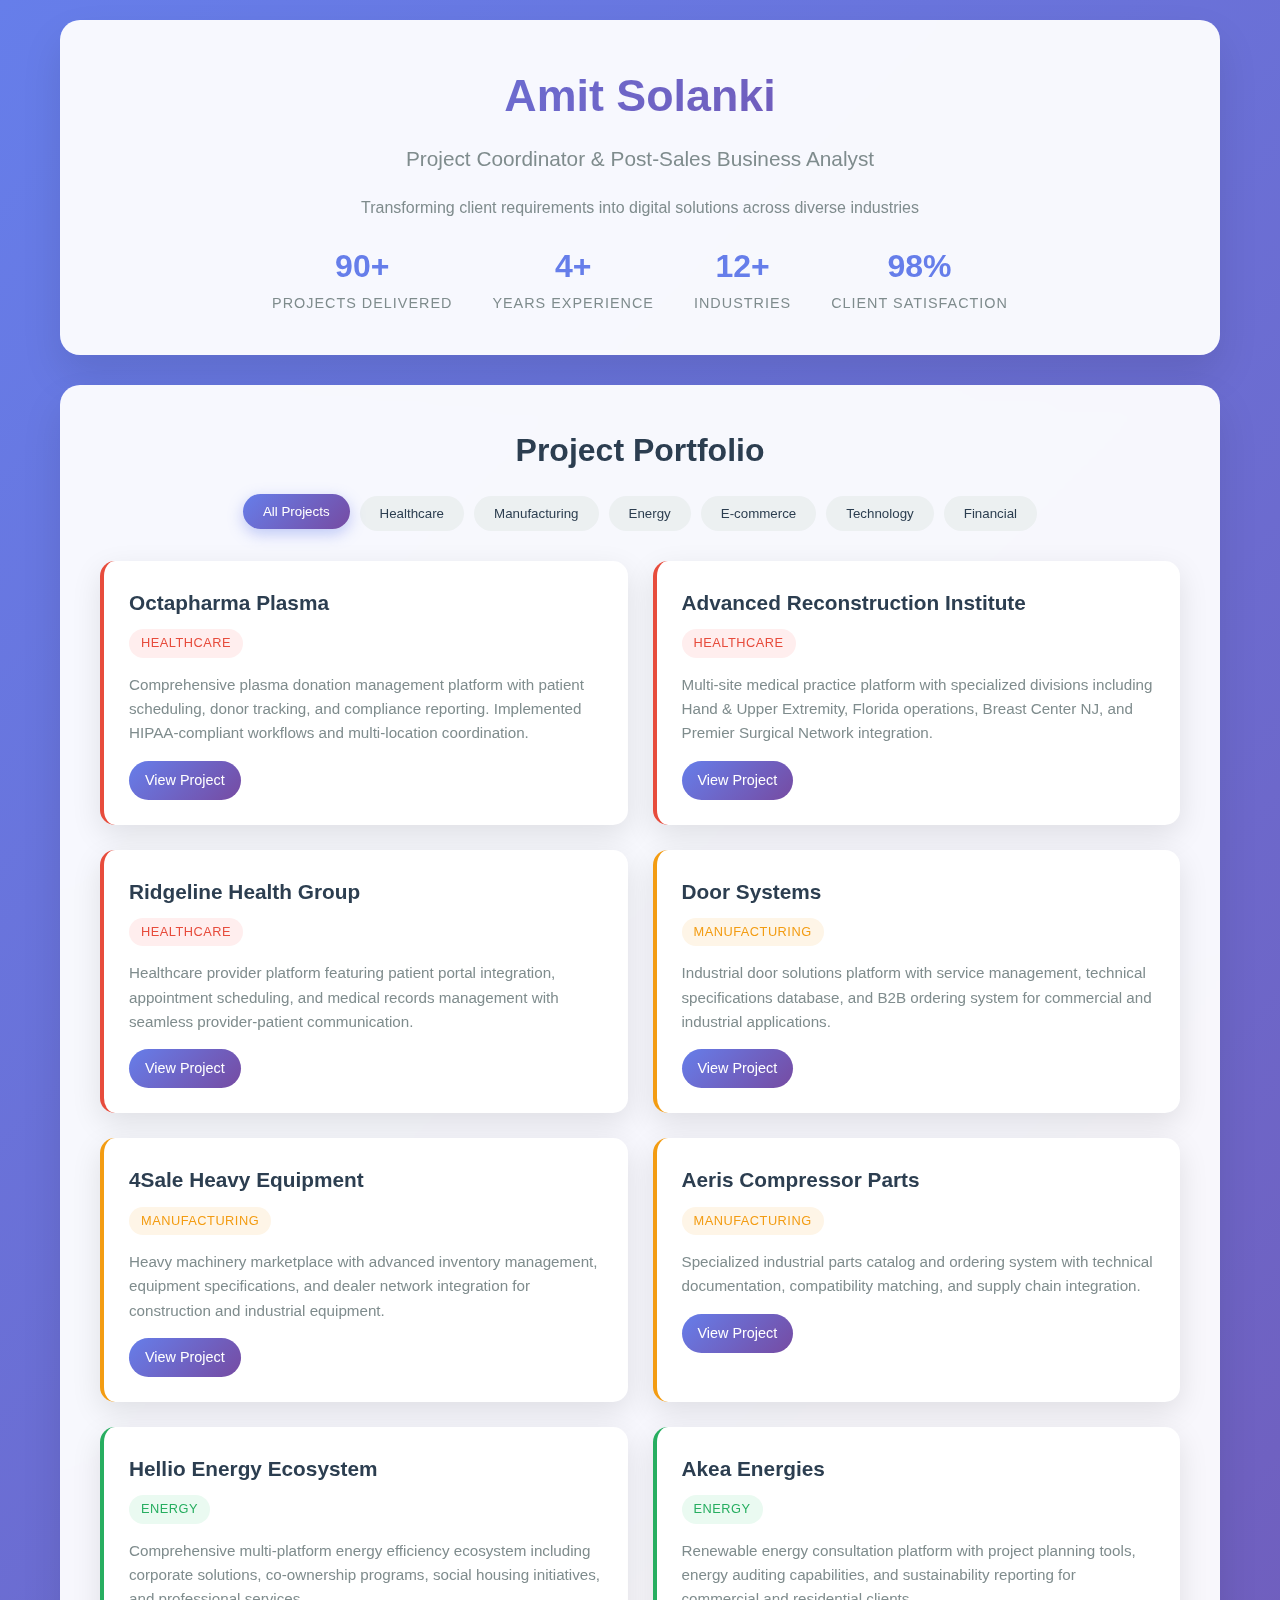
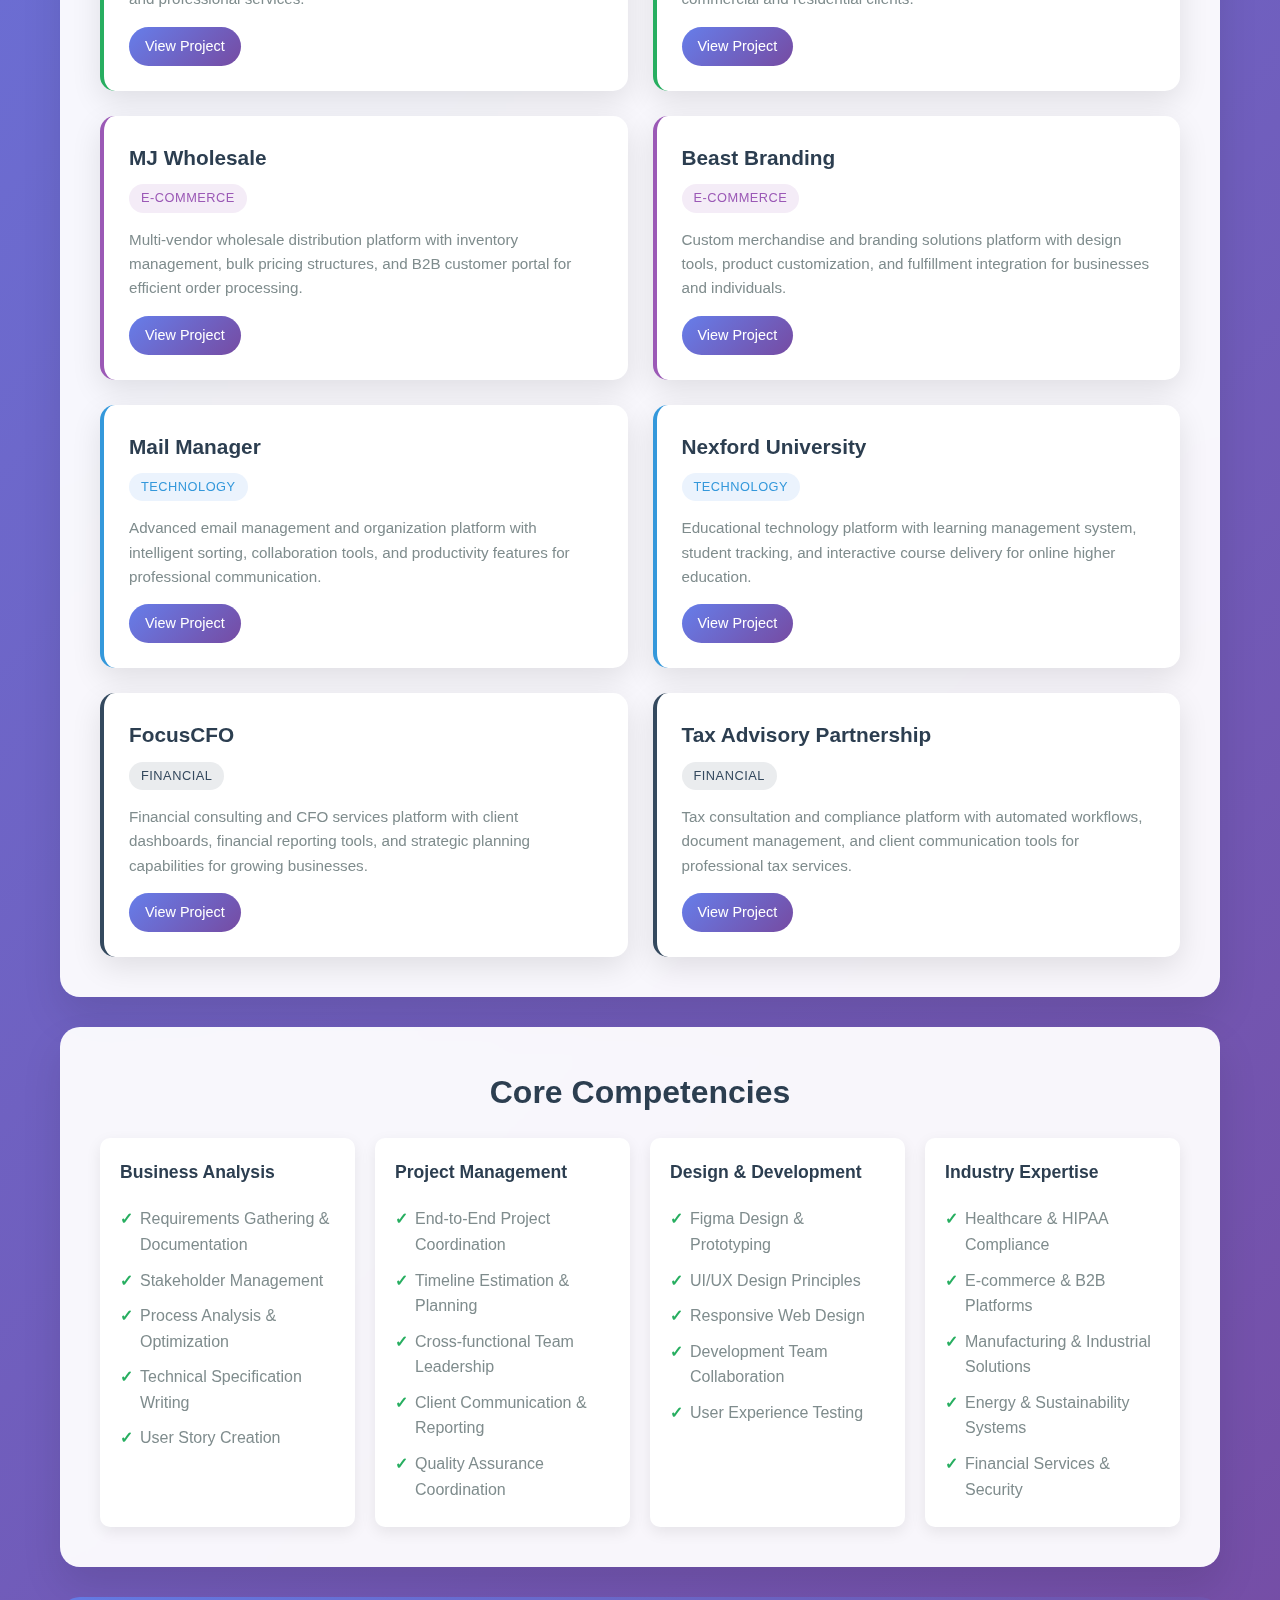
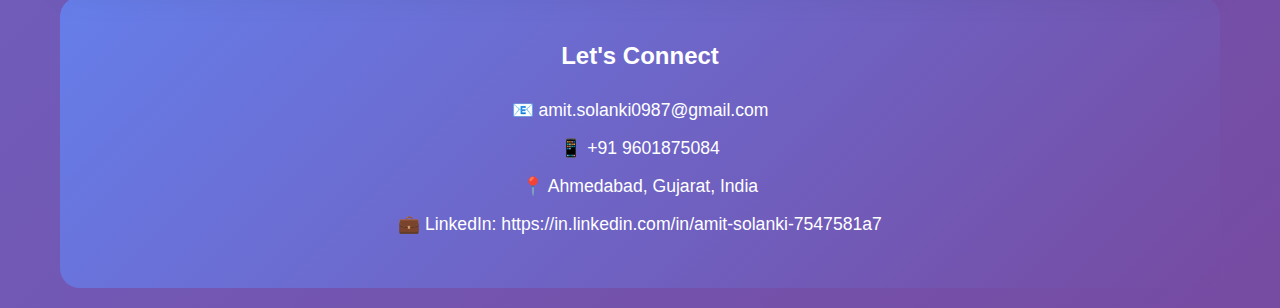
<file: backup-index.html>
<!DOCTYPE html>
<html lang="en">
<head>
    <meta charset="UTF-8">
    <meta name="viewport" content="width=device-width, initial-scale=1.0">
    <title>Amit Solanki - Project Coordinator & Business Analyst</title>
    <style>
        * {
            margin: 0;
            padding: 0;
            box-sizing: border-box;
        }

        body {
            font-family: 'Segoe UI', Tahoma, Geneva, Verdana, sans-serif;
            line-height: 1.6;
            color: #333;
            background: linear-gradient(135deg, #667eea 0%, #764ba2 100%);
            min-height: 100vh;
        }

        .container {
            max-width: 1200px;
            margin: 0 auto;
            padding: 20px;
        }

        .header {
            background: rgba(255, 255, 255, 0.95);
            backdrop-filter: blur(10px);
            border-radius: 20px;
            padding: 40px;
            margin-bottom: 30px;
            box-shadow: 0 20px 40px rgba(0, 0, 0, 0.1);
            text-align: center;
        }

        .header h1 {
            font-size: 2.8rem;
            color: #2c3e50;
            margin-bottom: 10px;
            background: linear-gradient(135deg, #667eea, #764ba2);
            -webkit-background-clip: text;
            -webkit-text-fill-color: transparent;
            background-clip: text;
        }

        .header .subtitle {
            font-size: 1.3rem;
            color: #7f8c8d;
            margin-bottom: 20px;
        }

        .header .stats {
            display: flex;
            justify-content: center;
            gap: 40px;
            margin-top: 20px;
            flex-wrap: wrap;
        }

        .stat-item {
            text-align: center;
        }

        .stat-number {
            font-size: 2rem;
            font-weight: bold;
            color: #667eea;
        }

        .stat-label {
            font-size: 0.9rem;
            color: #7f8c8d;
            text-transform: uppercase;
            letter-spacing: 1px;
        }

        .section {
            background: rgba(255, 255, 255, 0.95);
            backdrop-filter: blur(10px);
            border-radius: 20px;
            padding: 40px;
            margin-bottom: 30px;
            box-shadow: 0 20px 40px rgba(0, 0, 0, 0.1);
        }

        .section h2 {
            font-size: 2rem;
            color: #2c3e50;
            margin-bottom: 20px;
            text-align: center;
        }

        .filter-buttons {
            display: flex;
            justify-content: center;
            gap: 10px;
            margin-bottom: 30px;
            flex-wrap: wrap;
        }

        .filter-btn {
            padding: 10px 20px;
            border: none;
            border-radius: 25px;
            background: #ecf0f1;
            color: #2c3e50;
            cursor: pointer;
            transition: all 0.3s ease;
            font-weight: 500;
        }

        .filter-btn:hover,
        .filter-btn.active {
            background: linear-gradient(135deg, #667eea, #764ba2);
            color: white;
            transform: translateY(-2px);
            box-shadow: 0 5px 15px rgba(102, 126, 234, 0.4);
        }

        .projects-grid {
            display: grid;
            grid-template-columns: repeat(auto-fit, minmax(350px, 1fr));
            gap: 25px;
        }

        .project-card {
            background: white;
            border-radius: 15px;
            padding: 25px;
            box-shadow: 0 10px 30px rgba(0, 0, 0, 0.1);
            transition: all 0.3s ease;
            border-left: 4px solid transparent;
        }

        .project-card:hover {
            transform: translateY(-5px);
            box-shadow: 0 20px 40px rgba(0, 0, 0, 0.15);
        }

        .project-card.healthcare {
            border-left-color: #e74c3c;
        }

        .project-card.manufacturing {
            border-left-color: #f39c12;
        }

        .project-card.energy {
            border-left-color: #27ae60;
        }

        .project-card.ecommerce {
            border-left-color: #9b59b6;
        }

        .project-card.technology {
            border-left-color: #3498db;
        }

        .project-card.financial {
            border-left-color: #34495e;
        }

        .project-title {
            font-size: 1.3rem;
            font-weight: bold;
            color: #2c3e50;
            margin-bottom: 10px;
        }

        .project-category {
            display: inline-block;
            padding: 4px 12px;
            border-radius: 20px;
            font-size: 0.8rem;
            font-weight: 500;
            margin-bottom: 15px;
            text-transform: uppercase;
            letter-spacing: 0.5px;
        }

        .healthcare-tag { background: #fee; color: #e74c3c; }
        .manufacturing-tag { background: #fef5e7; color: #f39c12; }
        .energy-tag { background: #eafaf1; color: #27ae60; }
        .ecommerce-tag { background: #f4ecf7; color: #9b59b6; }
        .technology-tag { background: #ebf3fd; color: #3498db; }
        .financial-tag { background: #eaecee; color: #34495e; }

        .project-description {
            color: #7f8c8d;
            font-size: 0.95rem;
            line-height: 1.6;
            margin-bottom: 15px;
        }

        .project-link {
            display: inline-block;
            padding: 8px 16px;
            background: linear-gradient(135deg, #667eea, #764ba2);
            color: white;
            text-decoration: none;
            border-radius: 20px;
            font-size: 0.9rem;
            transition: all 0.3s ease;
        }

        .project-link:hover {
            transform: translateY(-2px);
            box-shadow: 0 5px 15px rgba(102, 126, 234, 0.4);
        }

        .skills-section {
            display: grid;
            grid-template-columns: repeat(auto-fit, minmax(250px, 1fr));
            gap: 20px;
            margin-top: 20px;
        }

        .skill-category {
            background: white;
            padding: 20px;
            border-radius: 10px;
            box-shadow: 0 5px 15px rgba(0, 0, 0, 0.08);
        }

        .skill-category h3 {
            color: #2c3e50;
            margin-bottom: 15px;
            font-size: 1.1rem;
        }

        .skill-list {
            list-style: none;
        }

        .skill-list li {
            padding: 5px 0;
            color: #7f8c8d;
            position: relative;
            padding-left: 20px;
        }

        .skill-list li:before {
            content: "✓";
            position: absolute;
            left: 0;
            color: #27ae60;
            font-weight: bold;
        }

        .contact-section {
            text-align: center;
            background: linear-gradient(135deg, #667eea, #764ba2);
            color: white;
            padding: 40px;
            border-radius: 20px;
            margin-top: 30px;
        }

        .contact-section h2 {
            color: white;
            margin-bottom: 20px;
        }

        .contact-info {
            font-size: 1.1rem;
            margin-bottom: 10px;
        }

        @media (max-width: 768px) {
            .header h1 {
                font-size: 2rem;
            }
            
            .header .stats {
                gap: 20px;
            }
            
            .projects-grid {
                grid-template-columns: 1fr;
            }
            
            .filter-buttons {
                gap: 5px;
            }
            
            .filter-btn {
                padding: 8px 15px;
                font-size: 0.9rem;
            }
        }
    </style>
</head>
<body>
    <div class="container">
        <!-- Header Section -->
        <div class="header">
            <h1>Amit Solanki</h1>
            <div class="subtitle">Project Coordinator & Post-Sales Business Analyst</div>
            <p style="color: #7f8c8d; margin: 20px 0;">Transforming client requirements into digital solutions across diverse industries</p>
            
            <div class="stats">
                <div class="stat-item">
                    <div class="stat-number">90+</div>
                    <div class="stat-label">Projects Delivered</div>
                </div>
                <div class="stat-item">
                    <div class="stat-number">4+</div>
                    <div class="stat-label">Years Experience</div>
                </div>
                <div class="stat-item">
                    <div class="stat-number">12+</div>
                    <div class="stat-label">Industries</div>
                </div>
                <div class="stat-item">
                    <div class="stat-number">98%</div>
                    <div class="stat-label">Client Satisfaction</div>
                </div>
            </div>
        </div>

        <!-- Projects Section -->
        <div class="section">
            <h2>Project Portfolio</h2>
            
            <div class="filter-buttons">
                <button class="filter-btn active" onclick="filterProjects('all')">All Projects</button>
                <button class="filter-btn" onclick="filterProjects('healthcare')">Healthcare</button>
                <button class="filter-btn" onclick="filterProjects('manufacturing')">Manufacturing</button>
                <button class="filter-btn" onclick="filterProjects('energy')">Energy</button>
                <button class="filter-btn" onclick="filterProjects('ecommerce')">E-commerce</button>
                <button class="filter-btn" onclick="filterProjects('technology')">Technology</button>
                <button class="filter-btn" onclick="filterProjects('financial')">Financial</button>
            </div>

            <div class="projects-grid" id="projectsGrid">
                <!-- Healthcare Projects -->
                <div class="project-card healthcare">
                    <div class="project-title">Octapharma Plasma</div>
                    <span class="project-category healthcare-tag">Healthcare</span>
                    <div class="project-description">
                        Comprehensive plasma donation management platform with patient scheduling, donor tracking, and compliance reporting. Implemented HIPAA-compliant workflows and multi-location coordination.
                    </div>
                    <a href="https://www.octapharmaplasma.com/" class="project-link" target="_blank">View Project</a>
                </div>

                <div class="project-card healthcare">
                    <div class="project-title">Advanced Reconstruction Institute</div>
                    <span class="project-category healthcare-tag">Healthcare</span>
                    <div class="project-description">
                        Multi-site medical practice platform with specialized divisions including Hand & Upper Extremity, Florida operations, Breast Center NJ, and Premier Surgical Network integration.
                    </div>
                    <a href="https://www.advancedreconstruction.com/" class="project-link" target="_blank">View Project</a>
                </div>

                <div class="project-card healthcare">
                    <div class="project-title">Ridgeline Health Group</div>
                    <span class="project-category healthcare-tag">Healthcare</span>
                    <div class="project-description">
                        Healthcare provider platform featuring patient portal integration, appointment scheduling, and medical records management with seamless provider-patient communication.
                    </div>
                    <a href="https://www.ridgelinehealthgroup.com/" class="project-link" target="_blank">View Project</a>
                </div>

                <!-- Manufacturing Projects -->
                <div class="project-card manufacturing">
                    <div class="project-title">Door Systems</div>
                    <span class="project-category manufacturing-tag">Manufacturing</span>
                    <div class="project-description">
                        Industrial door solutions platform with service management, technical specifications database, and B2B ordering system for commercial and industrial applications.
                    </div>
                    <a href="https://www.doorsystems.com/" class="project-link" target="_blank">View Project</a>
                </div>

                <div class="project-card manufacturing">
                    <div class="project-title">4Sale Heavy Equipment</div>
                    <span class="project-category manufacturing-tag">Manufacturing</span>
                    <div class="project-description">
                        Heavy machinery marketplace with advanced inventory management, equipment specifications, and dealer network integration for construction and industrial equipment.
                    </div>
                    <a href="https://www.4saleheavyequipment.com/" class="project-link" target="_blank">View Project</a>
                </div>

                <div class="project-card manufacturing">
                    <div class="project-title">Aeris Compressor Parts</div>
                    <span class="project-category manufacturing-tag">Manufacturing</span>
                    <div class="project-description">
                        Specialized industrial parts catalog and ordering system with technical documentation, compatibility matching, and supply chain integration.
                    </div>
                    <a href="https://aeriscompressorparts.com/" class="project-link" target="_blank">View Project</a>
                </div>

                <!-- Energy Projects -->
                <div class="project-card energy">
                    <div class="project-title">Hellio Energy Ecosystem</div>
                    <span class="project-category energy-tag">Energy</span>
                    <div class="project-description">
                        Comprehensive multi-platform energy efficiency ecosystem including corporate solutions, co-ownership programs, social housing initiatives, and professional services.
                    </div>
                    <a href="https://www.hellio.com/" class="project-link" target="_blank">View Project</a>
                </div>

                <div class="project-card energy">
                    <div class="project-title">Akea Energies</div>
                    <span class="project-category energy-tag">Energy</span>
                    <div class="project-description">
                        Renewable energy consultation platform with project planning tools, energy auditing capabilities, and sustainability reporting for commercial and residential clients.
                    </div>
                    <a href="https://www.akea-energies.com/" class="project-link" target="_blank">View Project</a>
                </div>

                <!-- E-commerce Projects -->
                <div class="project-card ecommerce">
                    <div class="project-title">MJ Wholesale</div>
                    <span class="project-category ecommerce-tag">E-commerce</span>
                    <div class="project-description">
                        Multi-vendor wholesale distribution platform with inventory management, bulk pricing structures, and B2B customer portal for efficient order processing.
                    </div>
                    <a href="https://mjwholesale.com/" class="project-link" target="_blank">View Project</a>
                </div>

                <div class="project-card ecommerce">
                    <div class="project-title">Beast Branding</div>
                    <span class="project-category ecommerce-tag">E-commerce</span>
                    <div class="project-description">
                        Custom merchandise and branding solutions platform with design tools, product customization, and fulfillment integration for businesses and individuals.
                    </div>
                    <a href="https://beastbranding.com/" class="project-link" target="_blank">View Project</a>
                </div>

                <!-- Technology Projects -->
                <div class="project-card technology">
                    <div class="project-title">Mail Manager</div>
                    <span class="project-category technology-tag">Technology</span>
                    <div class="project-description">
                        Advanced email management and organization platform with intelligent sorting, collaboration tools, and productivity features for professional communication.
                    </div>
                    <a href="https://www.mailmanager.com/" class="project-link" target="_blank">View Project</a>
                </div>

                <div class="project-card technology">
                    <div class="project-title">Nexford University</div>
                    <span class="project-category technology-tag">Technology</span>
                    <div class="project-description">
                        Educational technology platform with learning management system, student tracking, and interactive course delivery for online higher education.
                    </div>
                    <a href="https://nexford.edu/" class="project-link" target="_blank">View Project</a>
                </div>

                <!-- Financial Projects -->
                <div class="project-card financial">
                    <div class="project-title">FocusCFO</div>
                    <span class="project-category financial-tag">Financial</span>
                    <div class="project-description">
                        Financial consulting and CFO services platform with client dashboards, financial reporting tools, and strategic planning capabilities for growing businesses.
                    </div>
                    <a href="https://www.focuscfo.com/" class="project-link" target="_blank">View Project</a>
                </div>

                <div class="project-card financial">
                    <div class="project-title">Tax Advisory Partnership</div>
                    <span class="project-category financial-tag">Financial</span>
                    <div class="project-description">
                        Tax consultation and compliance platform with automated workflows, document management, and client communication tools for professional tax services.
                    </div>
                    <a href="https://www.taxadvisorypartnership.com/" class="project-link" target="_blank">View Project</a>
                </div>
            </div>
        </div>

        <!-- Skills Section -->
        <div class="section">
            <h2>Core Competencies</h2>
            <div class="skills-section">
                <div class="skill-category">
                    <h3>Business Analysis</h3>
                    <ul class="skill-list">
                        <li>Requirements Gathering & Documentation</li>
                        <li>Stakeholder Management</li>
                        <li>Process Analysis & Optimization</li>
                        <li>Technical Specification Writing</li>
                        <li>User Story Creation</li>
                    </ul>
                </div>
                
                <div class="skill-category">
                    <h3>Project Management</h3>
                    <ul class="skill-list">
                        <li>End-to-End Project Coordination</li>
                        <li>Timeline Estimation & Planning</li>
                        <li>Cross-functional Team Leadership</li>
                        <li>Client Communication & Reporting</li>
                        <li>Quality Assurance Coordination</li>
                    </ul>
                </div>
                
                <div class="skill-category">
                    <h3>Design & Development</h3>
                    <ul class="skill-list">
                        <li>Figma Design & Prototyping</li>
                        <li>UI/UX Design Principles</li>
                        <li>Responsive Web Design</li>
                        <li>Development Team Collaboration</li>
                        <li>User Experience Testing</li>
                    </ul>
                </div>
                
                <div class="skill-category">
                    <h3>Industry Expertise</h3>
                    <ul class="skill-list">
                        <li>Healthcare & HIPAA Compliance</li>
                        <li>E-commerce & B2B Platforms</li>
                        <li>Manufacturing & Industrial Solutions</li>
                        <li>Energy & Sustainability Systems</li>
                        <li>Financial Services & Security</li>
                    </ul>
                </div>
            </div>
        </div>

        <!-- Contact Section -->
        <div class="contact-section">
            <h2>Let's Connect</h2>
            <div class="contact-info">📧 amit.solanki0987@gmail.com</div>
            <div class="contact-info">📱 +91 9601875084</div>
            <div class="contact-info">📍 Ahmedabad, Gujarat, India</div>
            <div class="contact-info">💼 LinkedIn: https://in.linkedin.com/in/amit-solanki-7547581a7</div>
        </div>
    </div>

    <script>
        function filterProjects(category) {
            const cards = document.querySelectorAll('.project-card');
            const buttons = document.querySelectorAll('.filter-btn');
            
            // Update active button
            buttons.forEach(btn => btn.classList.remove('active'));
            event.target.classList.add('active');
            
            // Filter cards
            cards.forEach(card => {
                if (category === 'all' || card.classList.contains(category)) {
                    card.style.display = 'block';
                    card.style.animation = 'fadeIn 0.5s ease-in';
                } else {
                    card.style.display = 'none';
                }
            });
        }
        
        // Add fade-in animation
        const style = document.createElement('style');
        style.textContent = `
            @keyframes fadeIn {
                from { opacity: 0; transform: translateY(20px); }
                to { opacity: 1; transform: translateY(0); }
            }
        `;
        document.head.appendChild(style);
        
        // Smooth scrolling for better UX
        document.querySelectorAll('a[href^="#"]').forEach(anchor => {
            anchor.addEventListener('click', function (e) {
                e.preventDefault();
                document.querySelector(this.getAttribute('href')).scrollIntoView({
                    behavior: 'smooth'
                });
            });
        });
    </script>
</body>
</html>
</file>
